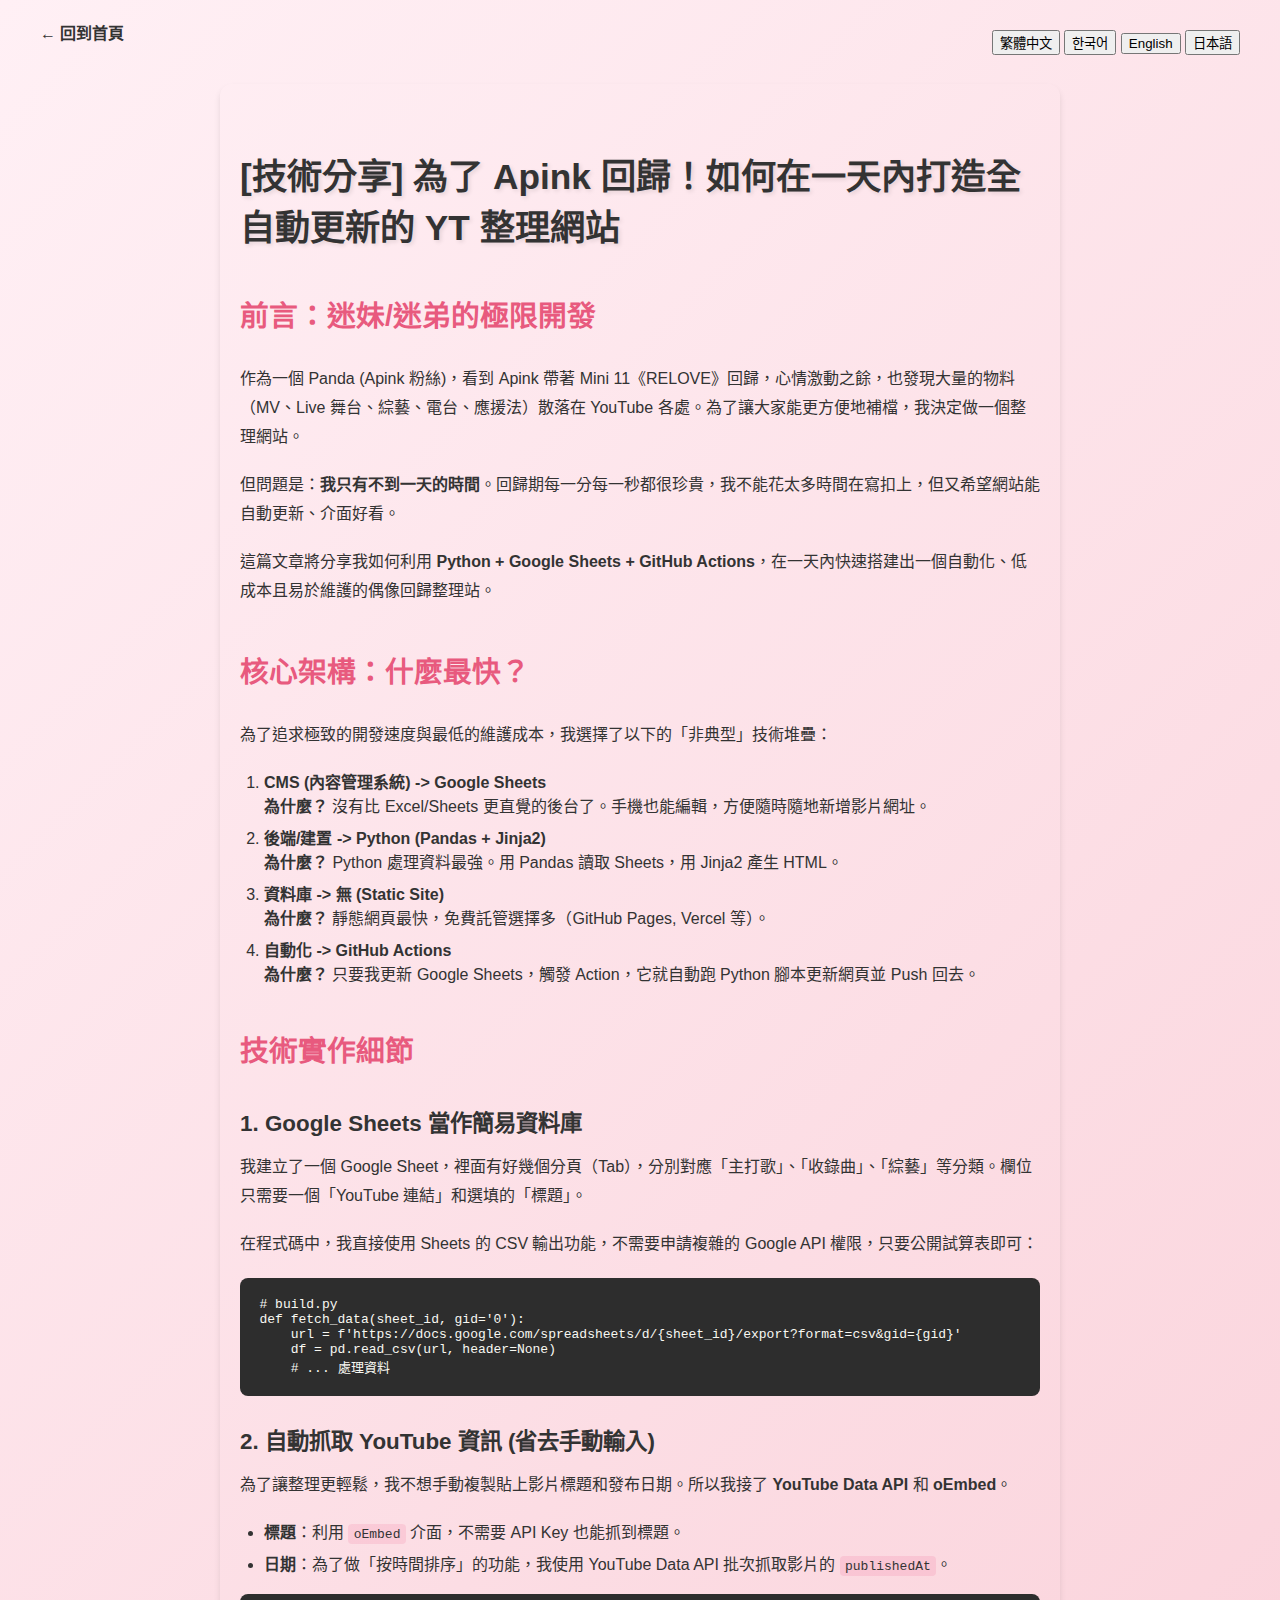
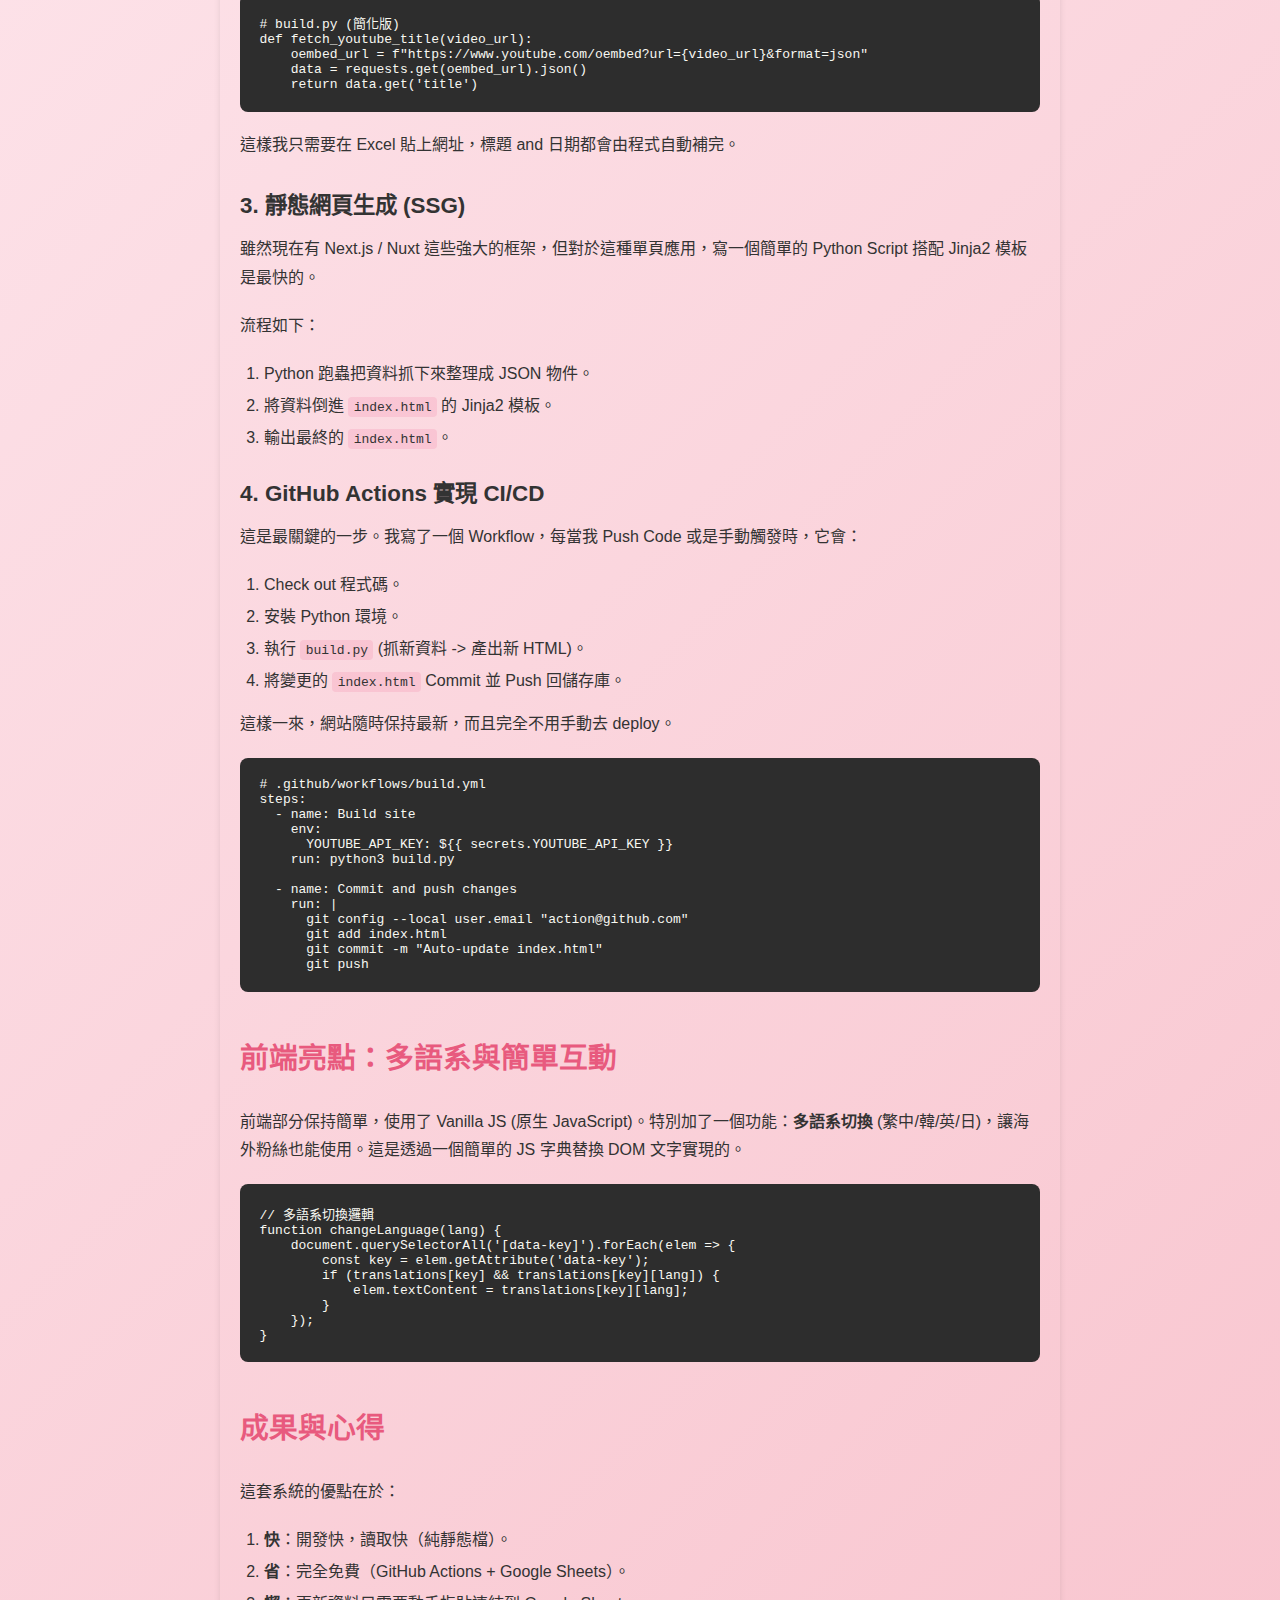
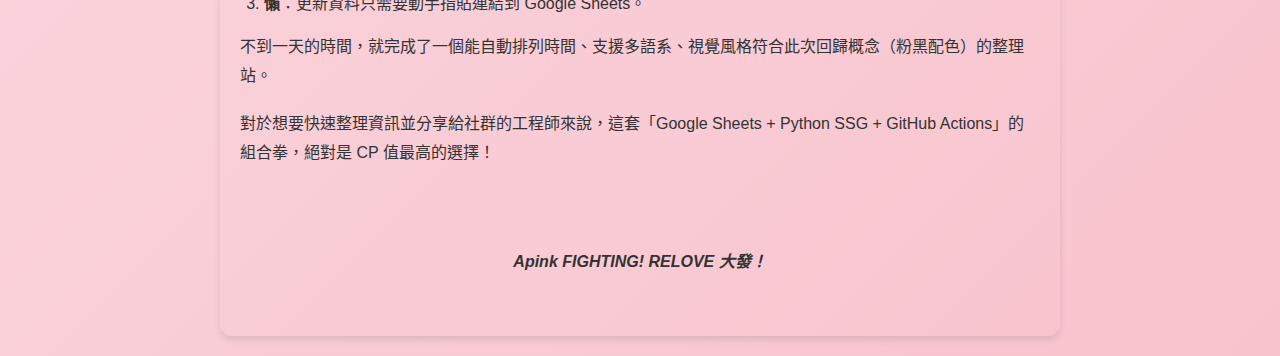
<file: about.html>
<!DOCTYPE html>
<html lang="zh-TW">

<head>
    <meta charset="UTF-8">
    <meta name="viewport" content="width=device-width, initial-scale=1.0">
    <title data-key="about_site_title">技術分享 | Apink 回歸整理站</title>
    <link rel="stylesheet" href="static/css/style.css?v=20260115205710">
    <style>
        .article-container {
            max-width: 800px;
            margin: 0 auto;
            padding: 40px 20px;
            background-color: var(--card-bg-color);
            border-radius: 12px;
            box-shadow: 0 4px 6px rgba(0, 0, 0, 0.1);
        }

        .article-content h1 {
            font-size: 2.2rem;
            margin-bottom: 0.5em;
            color: var(--primary-color);
        }

        .article-content h2 {
            font-size: 1.8rem;
            margin-top: 1.5em;
            margin-bottom: 0.8em;
            border-bottom: 2px solid var(--primary-color);
            padding-bottom: 0.3em;
        }

        .article-content h3 {
            font-size: 1.4rem;
            margin-top: 1.2em;
            margin-bottom: 0.6em;
            color: var(--text-color);
        }

        .article-content p {
            line-height: 1.8;
            margin-bottom: 1.2em;
            color: var(--text-color);
        }

        .article-content ul,
        .article-content ol {
            margin-bottom: 1.2em;
            padding-left: 1.5em;
            color: var(--text-color);
        }

        .article-content li {
            margin-bottom: 0.5em;
        }

        .article-content code {
            background-color: rgba(233, 30, 99, 0.1);
            padding: 0.2em 0.4em;
            border-radius: 4px;
            font-family: monospace;
            color: var(--primary-color);
        }

        .article-content pre {
            background-color: #2d2d2d;
            padding: 1.5em;
            border-radius: 8px;
            overflow-x: auto;
            margin-bottom: 1.5em;
        }

        .article-content pre code {
            background-color: transparent;
            color: #f8f8f2;
            padding: 0;
        }

        .back-home {
            display: inline-block;
            margin-bottom: 20px;
            text-decoration: none;
            color: var(--primary-color);
            font-weight: bold;
        }

        .back-home:hover {
            text-decoration: underline;
        }

        /* Language switcher on about page */
        header {
            display: flex;
            justify-content: space-between;
            align-items: center;
            margin-bottom: 20px;
        }
    </style>
</head>

<body>
    <div class="container">
        <header>
            <a href="index.html" class="back-home" data-key="about_back_home">← 回到首頁</a>
            <div class="language-switcher">
                <button onclick="changeLanguage('TC')">繁體中文</button>
                <button onclick="changeLanguage('KR')">한국어</button>
                <button onclick="changeLanguage('EN')">English</button>
                <button onclick="changeLanguage('JP')">日本語</button>
            </div>
        </header>

        <div class="article-container">
            <article class="article-content">
                <h1 data-key="about_article_title">[技術分享] 為了 Apink 回歸！如何在一天內打造全自動更新的 YT 整理網站</h1>

                <h2 data-key="about_preface_title">前言：迷妹/迷弟的極限開發</h2>
                <p data-key="about_preface_p1">作為一個 Panda (Apink 粉絲)，看到 Apink 帶著 Mini
                    11《RELOVE》回歸，心情激動之餘，也發現大量的物料（MV、Live 舞台、綜藝、電台、應援法）散落在 YouTube
                    各處。為了讓大家能更方便地補檔，我決定做一個整理網站。</p>
                <p data-key="about_preface_p2">
                    但問題是：<strong>我只有不到一天的時間</strong>。回歸期每一分每一秒都很珍貴，我不能花太多時間在寫扣上，但又希望網站能自動更新、介面好看。</p>
                <p data-key="about_preface_p3">這篇文章將分享我如何利用 <strong>Python + Google Sheets + GitHub
                        Actions</strong>，在一天內快速搭建出一個自動化、低成本且易於維護的偶像回歸整理站。</p>

                <h2 data-key="about_arch_title">核心架構：什麼最快？</h2>
                <p data-key="about_arch_p1">為了追求極致的開發速度與最低的維護成本，我選擇了以下的「非典型」技術堆疊：</p>
                <ol>
                    <li data-key="about_arch_li1"><strong>CMS (內容管理系統) -> Google Sheets</strong><br>
                        <strong>為什麼？</strong> 沒有比 Excel/Sheets 更直覺的後台了。手機也能編輯，方便隨時隨地新增影片網址。
                    </li>
                    <li data-key="about_arch_li2"><strong>後端/建置 -> Python (Pandas + Jinja2)</strong><br>
                        <strong>為什麼？</strong> Python 處理資料最強。用 Pandas 讀取 Sheets，用 Jinja2 產生 HTML。
                    </li>
                    <li data-key="about_arch_li3"><strong>資料庫 -> 無 (Static Site)</strong><br>
                        <strong>為什麼？</strong> 靜態網頁最快，免費託管選擇多（GitHub Pages, Vercel 等）。
                    </li>
                    <li data-key="about_arch_li4"><strong>自動化 -> GitHub Actions</strong><br>
                        <strong>為什麼？</strong> 只要我更新 Google Sheets，觸發 Action，它就自動跑 Python 腳本更新網頁並 Push 回去。
                    </li>
                </ol>

                <h2 data-key="about_tech_title">技術實作細節</h2>

                <h3 data-key="about_tech_s1_title">1. Google Sheets 當作簡易資料庫</h3>
                <p data-key="about_tech_s1_p1">我建立了一個 Google Sheet，裡面有好幾個分頁（Tab），分別對應「主打歌」、「收錄曲」、「綜藝」等分類。欄位只需要一個「YouTube
                    連結」和選填的「標題」。</p>
                <p data-key="about_tech_s1_p2">在程式碼中，我直接使用 Sheets 的 CSV 輸出功能，不需要申請複雜的 Google API 權限，只要公開試算表即可：</p>
                <pre><code># build.py
def fetch_data(sheet_id, gid='0'):
    url = f'https://docs.google.com/spreadsheets/d/{sheet_id}/export?format=csv&gid={gid}'
    df = pd.read_csv(url, header=None)
    # ... 處理資料</code></pre>

                <h3 data-key="about_tech_s2_title">2. 自動抓取 YouTube 資訊 (省去手動輸入)</h3>
                <p data-key="about_tech_s2_p1">為了讓整理更輕鬆，我不想手動複製貼上影片標題和發布日期。所以我接了 <strong>YouTube Data API</strong> 和
                    <strong>oEmbed</strong>。</p>
                <ul>
                    <li data-key="about_tech_s2_li1"><strong>標題</strong>：利用 <code>oEmbed</code> 介面，不需要 API Key 也能抓到標題。
                    </li>
                    <li data-key="about_tech_s2_li2"><strong>日期</strong>：為了做「按時間排序」的功能，我使用 YouTube Data API 批次抓取影片的
                        <code>publishedAt</code>。</li>
                </ul>
                <pre><code># build.py (簡化版)
def fetch_youtube_title(video_url):
    oembed_url = f"https://www.youtube.com/oembed?url={video_url}&format=json"
    data = requests.get(oembed_url).json()
    return data.get('title')</code></pre>
                <p data-key="about_tech_s2_p2">這樣我只需要在 Excel 貼上網址，標題 and 日期都會由程式自動補完。</p>

                <h3 data-key="about_tech_s3_title">3. 靜態網頁生成 (SSG)</h3>
                <p data-key="about_tech_s3_p1">雖然現在有 Next.js / Nuxt 這些強大的框架，但對於這種單頁應用，寫一個簡單的 Python Script 搭配 Jinja2
                    模板是最快的。</p>
                <p data-key="about_tech_s3_p2">流程如下：</p>
                <ol>
                    <li data-key="about_tech_s3_li1">Python 跑蟲把資料抓下來整理成 JSON 物件。</li>
                    <li data-key="about_tech_s3_li2">將資料倒進 <code>index.html</code> 的 Jinja2 模板。</li>
                    <li data-key="about_tech_s3_li3">輸出最終的 <code>index.html</code>。</li>
                </ol>

                <h3 data-key="about_tech_s4_title">4. GitHub Actions 實現 CI/CD</h3>
                <p data-key="about_tech_s4_p1">這是最關鍵的一步。我寫了一個 Workflow，每當我 Push Code 或是手動觸發時，它會：</p>
                <ol>
                    <li data-key="about_tech_s4_li1">Check out 程式碼。</li>
                    <li data-key="about_tech_s4_li2">安裝 Python 環境。</li>
                    <li data-key="about_tech_s4_li3">執行 <code>build.py</code> (抓新資料 -> 產出新 HTML)。</li>
                    <li data-key="about_tech_s4_li4">將變更的 <code>index.html</code> Commit 並 Push 回儲存庫。</li>
                </ol>
                <p data-key="about_tech_s4_p2">這樣一來，網站隨時保持最新，而且完全不用手動去 deploy。</p>
                <pre><code># .github/workflows/build.yml
steps:
  - name: Build site
    env:
      YOUTUBE_API_KEY: ${{ secrets.YOUTUBE_API_KEY }}
    run: python3 build.py

  - name: Commit and push changes
    run: |
      git config --local user.email "action@github.com"
      git add index.html
      git commit -m "Auto-update index.html"
      git push</code></pre>

                <h2 data-key="about_highlight_title">前端亮點：多語系與簡單互動</h2>
                <p data-key="about_highlight_p1">前端部分保持簡單，使用了 Vanilla JS (原生 JavaScript)。特別加了一個功能：<strong>多語系切換</strong>
                    (繁中/韓/英/日)，讓海外粉絲也能使用。這是透過一個簡單的 JS 字典替換 DOM 文字實現的。</p>
                <pre><code>// 多語系切換邏輯
function changeLanguage(lang) {
    document.querySelectorAll('[data-key]').forEach(elem => {
        const key = elem.getAttribute('data-key');
        if (translations[key] && translations[key][lang]) {
            elem.textContent = translations[key][lang];
        }
    });
}</code></pre>

                <h2 data-key="about_result_title">成果與心得</h2>
                <p data-key="about_result_p1">這套系統的優點在於：</p>
                <ol>
                    <li data-key="about_result_li1"><strong>快</strong>：開發快，讀取快（純靜態檔）。</li>
                    <li data-key="about_result_li2"><strong>省</strong>：完全免費（GitHub Actions + Google Sheets）。</li>
                    <li data-key="about_result_li3"><strong>懶</strong>：更新資料只需要動手指貼連結到 Google Sheets。</li>
                </ol>
                <p data-key="about_result_p2">不到一天的時間，就完成了一個能自動排列時間、支援多語系、視覺風格符合此次回歸概念（粉黑配色）的整理站。</p>
                <p data-key="about_result_p3">對於想要快速整理資訊並分享給社群的工程師來說，這套「Google Sheets + Python SSG + GitHub
                    Actions」的組合拳，絕對是 CP 值最高的選擇！</p>

                <hr style="border: 1px solid var(--primary-color); margin: 40px 0; opacity: 0.3;">
                <p style="text-align: center; font-style: italic; font-weight: bold;" data-key="about_fighting">Apink
                    FIGHTING! RELOVE 大發！</p>
            </article>
        </div>
    </div>
    <script>
        const translations = ;
    </script>
    <script src="static/js/main.js"></script>
</body>

</html>
</file>
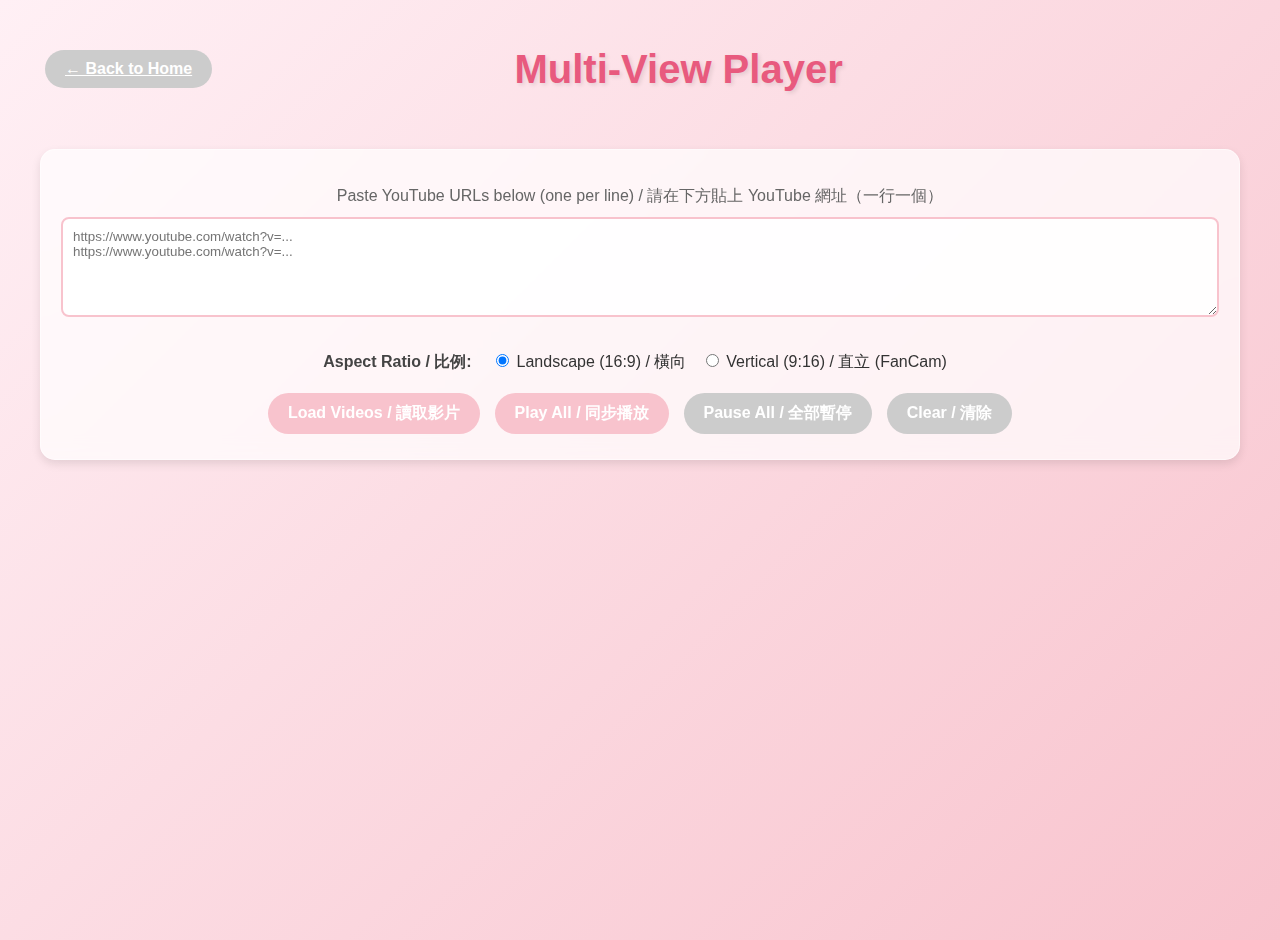
<file: multiview.html>
<!DOCTYPE html>
<html lang="en">

<head>
    <meta charset="UTF-8">
    <meta name="viewport" content="width=device-width, initial-scale=1.0">
    <title>Multi-View Player - Apink 回歸整理</title>
    <link rel="stylesheet" href="static/css/style.css?v=20260117152923">
    <style>
        .controls {
            background: rgba(255, 255, 255, 0.7);
            backdrop-filter: blur(10px);
            padding: 20px;
            border-radius: 15px;
            margin-bottom: 20px;
            box-shadow: 0 4px 10px rgba(0, 0, 0, 0.1);
            text-align: center;
            border: 1px solid var(--glass-border);
        }

        textarea {
            width: 100%;
            height: 100px;
            margin-bottom: 15px;
            padding: 10px;
            border: 2px solid var(--primary-pink);
            border-radius: 8px;
            font-family: inherit;
            box-sizing: border-box;
            background: rgba(255, 255, 255, 0.9);
        }

        .btn {
            background-color: var(--primary-pink);
            color: white;
            border: none;
            padding: 10px 20px;
            border-radius: 25px;
            cursor: pointer;
            font-size: 1rem;
            margin: 5px;
            transition: all 0.3s ease;
            font-weight: 600;
        }

        .btn:hover {
            opacity: 0.9;
            transform: translateY(-2px);
            box-shadow: 0 4px 10px rgba(248, 195, 205, 0.5);
        }

        .btn-secondary {
            background-color: #ccc;
        }

        #multi-grid {
            display: grid;
            grid-template-columns: repeat(auto-fit, minmax(320px, 1fr));
            gap: 20px;
        }

        #multi-grid.vertical-mode {
            display: flex;
            flex-wrap: nowrap;
            gap: 10px;
            overflow-x: auto;
        }

        #multi-grid.vertical-mode .player-wrapper {
            flex: 1;
            /* Force equal width */
            /* Allow shrinking */
            min-width: 0;
            padding-bottom: 0;
            height: auto;
            /* Override base class height: 0 */
            aspect-ratio: 9/16;
            max-height: 85vh;
            /* Prevent excessive height */
        }

        .player-wrapper {
            position: relative;
            /* Default 56.25% (16:9), modified by toggle */
            padding-bottom: 56.25%;
            height: 0;
            background: #000;
            border-radius: 15px;
            overflow: hidden;
            box-shadow: 0 4px 6px rgba(0, 0, 0, 0.1);
            transition: padding-bottom 0.3s ease;
        }





        .player-wrapper iframe {
            position: absolute;
            top: 0;
            left: 0;
            width: 100%;
            height: 100%;
        }

        .nav-header {
            display: flex;
            justify-content: space-between;
            align-items: center;
            margin-bottom: 30px;
        }
    </style>
</head>

<body>
    <div class="container">
        <header class="nav-header">
            <a href="index.html" class="btn btn-secondary">← Back to Home</a>
            <h1>Multi-View Player</h1>
            <div style="width: 100px;"></div> <!-- Spacer for centering -->
        </header>

        <div class="controls">
            <p style="margin-bottom: 10px; color: #666;">Paste YouTube URLs below (one per line) / 請在下方貼上 YouTube
                網址（一行一個）</p>
            <textarea id="urlInput"
                placeholder="https://www.youtube.com/watch?v=...&#10;https://www.youtube.com/watch?v=..."></textarea>
            <br>
            <div style="margin: 15px 0;">
                <label style="margin-right: 15px; font-weight: bold; color: #444;">Aspect Ratio / 比例:</label>
                <label style="margin-right: 10px; cursor: pointer;">
                    <input type="radio" name="aspectRatio" value="16:9" checked onchange="changeRatio()"> Landscape
                    (16:9) / 橫向
                </label>
                <label style="margin-right: 10px; cursor: pointer;">
                    <input type="radio" name="aspectRatio" value="9:16" onchange="changeRatio()"> Vertical (9:16) / 直立
                    (FanCam)
                </label>
            </div>
            <button class="btn" onclick="loadVideos()">Load Videos / 讀取影片</button>
            <button class="btn" onclick="playAll()">Play All / 同步播放</button>
            <button class="btn btn-secondary" onclick="pauseAll()">Pause All / 全部暫停</button>
            <button class="btn btn-secondary" onclick="clearAll()">Clear / 清除</button>
        </div>

        <div id="multi-grid"></div>
    </div>

    <script>
        var players = [];
        var playerStates = [];
        var isSyncing = false; // Flag for buffering phase

        // Load YouTube IFrame API
        var tag = document.createElement('script');
        tag.src = "https://www.youtube.com/iframe_api";
        var firstScriptTag = document.getElementsByTagName('script')[0];
        firstScriptTag.parentNode.insertBefore(tag, firstScriptTag);

        function onYouTubeIframeAPIReady() {
            // API loaded
        }

        function getVideoId(url) {
            var regExp = /^.*(youtu.be\/|v\/|u\/\w\/|embed\/|watch\?v=|\&v=)([^#\&\?]*).*/;
            var match = url.match(regExp);
            if (match && match[2].length == 11) {
                return match[2];
            } else {
                return null;
            }
        }

        function getStartTime(url) {
            // Regex to match t=X, t=Xs, t=XmYs, etc.
            var regExp = /[?&]t=([0-9hms]+)/;
            var match = url.match(regExp);
            if (match && match[1]) {
                var timeStr = match[1];
                if (/^\d+$/.test(timeStr)) {
                    return parseInt(timeStr);
                }
                var seconds = 0;
                var h = timeStr.match(/(\d+)h/);
                var m = timeStr.match(/(\d+)m/);
                var s = timeStr.match(/(\d+)s/);
                if (h) seconds += parseInt(h[1]) * 3600;
                if (m) seconds += parseInt(m[1]) * 60;
                if (s) seconds += parseInt(s[1]);
                return seconds;
            }
            return 0;
        }

        function loadVideos() {
            var input = document.getElementById('urlInput').value;
            var lines = input.split('\n');
            var grid = document.getElementById('multi-grid');

            grid.innerHTML = '';
            players = [];
            playerStates = []; // Reset states

            lines.forEach(function (line, index) {
                if (!line.trim()) return;
                var videoId = getVideoId(line.trim());
                var startTime = getStartTime(line.trim());
                if (videoId) {
                    var wrapper = document.createElement('div');
                    wrapper.className = 'player-wrapper';
                    if (currentRatio === '9:16') {
                        wrapper.classList.add('ratio-9-16');
                        grid.classList.add('vertical-mode');
                    } else {
                        grid.classList.remove('vertical-mode');
                    }
                    var divId = 'player-' + index + '-' + Date.now(); // Unique ID
                    var div = document.createElement('div');
                    div.id = divId;
                    wrapper.appendChild(div);
                    grid.appendChild(wrapper);

                    // Initialize state
                    playerStates.push({
                        id: divId,
                        ready: false,
                        startTime: startTime
                    });

                    var player = new YT.Player(divId, {
                        height: '100%',
                        width: '100%',
                        videoId: videoId,
                        playerVars: {
                            'start': startTime,
                            'playsinline': 1,
                            'controls': 0, // Option: hide controls for cleaner sync?
                            'rel': 0
                        },
                        events: {
                            'onStateChange': onPlayerStateChange
                        }
                    });
                    players.push(player);
                }
            });
        }

        function playAll() {
            if (players.length === 0) return;

            isSyncing = true;
            document.querySelector("button[onclick='playAll()']").innerText = "Buffering...";

            // Reset readiness
            playerStates.forEach(s => s.ready = false);

            players.forEach(function (p) {
                if (p.playVideo) {
                    p.mute(); // Mute all during buffering
                    p.playVideo();
                }
            });
        }

        function pauseAll() {
            isSyncing = false; // Cancel buffering if user pauses
            document.querySelector("button[onclick='playAll()']").innerText = "Play All / 同步播放";
            players.forEach(function (p) {
                if (p.pauseVideo) p.pauseVideo();
            });
        }

        var currentRatio = '16:9';

        function changeRatio() {
            var radios = document.getElementsByName('aspectRatio');
            for (var i = 0, length = radios.length; i < length; i++) {
                if (radios[i].checked) {
                    currentRatio = radios[i].value;
                    break;
                }
            }

            var grid = document.getElementById('multi-grid');
            if (currentRatio === '9:16') {
                grid.classList.add('vertical-mode');
            } else {
                grid.classList.remove('vertical-mode');
            }

            var wrappers = document.getElementsByClassName('player-wrapper');
            for (var i = 0; i < wrappers.length; i++) {
                if (currentRatio === '9:16') {
                    wrappers[i].classList.add('ratio-9-16');
                } else {
                    wrappers[i].classList.remove('ratio-9-16');
                }
            }
        }
        function clearAll() {
            document.getElementById('multi-grid').innerHTML = '';
            players = [];
            playerStates = [];
            document.getElementById('urlInput').value = '';
            isSyncing = false;
            document.querySelector("button[onclick='playAll()']").innerText = "Play All / 同步播放";
        }

        function onPlayerStateChange(event) {
            if (isSyncing) {
                if (event.data === YT.PlayerState.PLAYING) {
                    // Find which player this is
                    var playerIndex = players.findIndex(p => p.getIframe().id === event.target.getIframe().id);
                    if (playerIndex !== -1 && !playerStates[playerIndex].ready) {
                        event.target.pauseVideo(); // Pause immediately
                        event.target.seekTo(playerStates[playerIndex].startTime); // Ensure start time
                        playerStates[playerIndex].ready = true;

                        // Check if all are ready
                        var allReady = playerStates.every(s => s.ready);
                        var readyCount = playerStates.filter(s => s.ready).length;
                        document.querySelector("button[onclick='playAll()']").innerText = `Buffering ${readyCount}/${players.length}...`;

                        if (allReady) {
                            startSynchronizedPlayback();
                        }
                    }
                }
            }
        }

        function startSynchronizedPlayback() {
            isSyncing = false;
            document.querySelector("button[onclick='playAll()']").innerText = "Play All / 同步播放";

            players.forEach(function (p, index) {
                if (index === 0) {
                    p.unMute(); // Only unmute the first one
                } else {
                    p.mute();
                }
                p.playVideo();
            });
        }
    </script>
</body>

</html>
</file>
<file: static/css/style.css>
:root {
    --primary-pink: #F8C3CD;
    /* Apink Strawberry Pink */
    --secondary-pink: #F4A6B5;
    --bg-color: #FDF5F7;
    --text-color: #333;
    --card-bg: rgba(255, 255, 255, 0.7);
    --glass-border: rgba(255, 255, 255, 0.5);
}

body {
    font-family: 'Segoe UI', Tahoma, Geneva, Verdana, sans-serif;
    background-color: var(--bg-color);
    color: var(--text-color);
    margin: 0;
    padding: 20px;
    background-image: linear-gradient(135deg, #FFF0F5 0%, #F8C3CD 100%);
    min-height: 100vh;
}

.container {
    max-width: 1200px;
    margin: 0 auto;
}

header {
    text-align: center;
    margin-bottom: 40px;
}

h1 {
    font-size: 2.5em;
    color: #E85A7E;
    text-shadow: 2px 2px 4px rgba(0, 0, 0, 0.1);
}

h2 {
    color: #E85A7E;
    border-bottom: 2px solid var(--primary-pink);
    padding-bottom: 10px;
}

/* Tabs */
.tabs {
    display: flex;
    justify-content: center;
    gap: 15px;
    margin-bottom: 30px;
    flex-wrap: wrap;
}

.tab-button {
    background-color: rgba(255, 255, 255, 0.5);
    border: 2px solid var(--primary-pink);
    color: #E85A7E;
    padding: 10px 25px;
    border-radius: 25px;
    font-size: 1.1rem;
    cursor: pointer;
    transition: all 0.3s ease;
    font-weight: 600;
}

.tab-button:hover,
.tab-button.active {
    background-color: var(--primary-pink);
    color: white;
    transform: translateY(-2px);
    box-shadow: 0 4px 10px rgba(248, 195, 205, 0.5);
}

.sheet-section {
    display: none;
    animation: fadeIn 0.5s ease;
}

.sheet-section.active {
    display: block;
}

@keyframes fadeIn {
    from {
        opacity: 0;
        transform: translateY(10px);
    }

    to {
        opacity: 1;
        transform: translateY(0);
    }
}

.video-grid {
    display: grid;
    grid-template-columns: repeat(auto-fill, minmax(280px, 1fr));
    gap: 20px;
}

.video-card {
    background: var(--card-bg);
    backdrop-filter: blur(10px);
    border: 1px solid var(--glass-border);
    border-radius: 15px;
    overflow: hidden;
    transition: transform 0.3s ease, box-shadow 0.3s ease;
    cursor: pointer;
    box-shadow: 0 4px 6px rgba(0, 0, 0, 0.05);
}

.video-card:hover {
    transform: translateY(-5px);
    box-shadow: 0 10px 20px rgba(232, 90, 126, 0.2);
}

.thumbnail {
    position: relative;
    width: 100%;
    padding-top: 56.25%;
    /* 16:9 Aspect Ratio */
    overflow: hidden;
}

.thumbnail img {
    position: absolute;
    top: 0;
    left: 0;
    width: 100%;
    height: 100%;
    object-fit: cover;
}

.play-icon {
    position: absolute;
    top: 50%;
    left: 50%;
    transform: translate(-50%, -50%);
    font-size: 50px;
    color: rgba(255, 255, 255, 0.8);
    opacity: 0;
    transition: opacity 0.3s;
}

.video-card:hover .play-icon {
    opacity: 1;
}

.info {
    padding: 15px;
}

.info h3 {
    margin: 0;
    font-size: 1rem;
    line-height: 1.4;
    color: #444;
}

/* Modal */
.modal {
    display: none;
    position: fixed;
    z-index: 1000;
    left: 0;
    top: 0;
    width: 100%;
    height: 100%;
    overflow: auto;
    background-color: rgba(0, 0, 0, 0.8);
    justify-content: center;
    align-items: center;
}

.modal-content {
    position: relative;
    background-color: #000;
    width: 80%;
    max-width: 900px;
    aspect-ratio: 16/9;
    box-shadow: 0 0 20px rgba(255, 255, 255, 0.2);
    border-radius: 8px;
}

.close {
    position: absolute;
    top: -40px;
    right: 0;
    color: #f1f1f1;
    font-size: 40px;
    font-weight: bold;
    cursor: pointer;
}

.close:hover,
.close:focus {
    color: var(--primary-pink);
}

iframe {
    width: 100%;
    height: 100%;
    border: none;
    border-radius: 8px;
}

#playerContainer {
    width: 100%;
    height: 100%;
}
</file>
